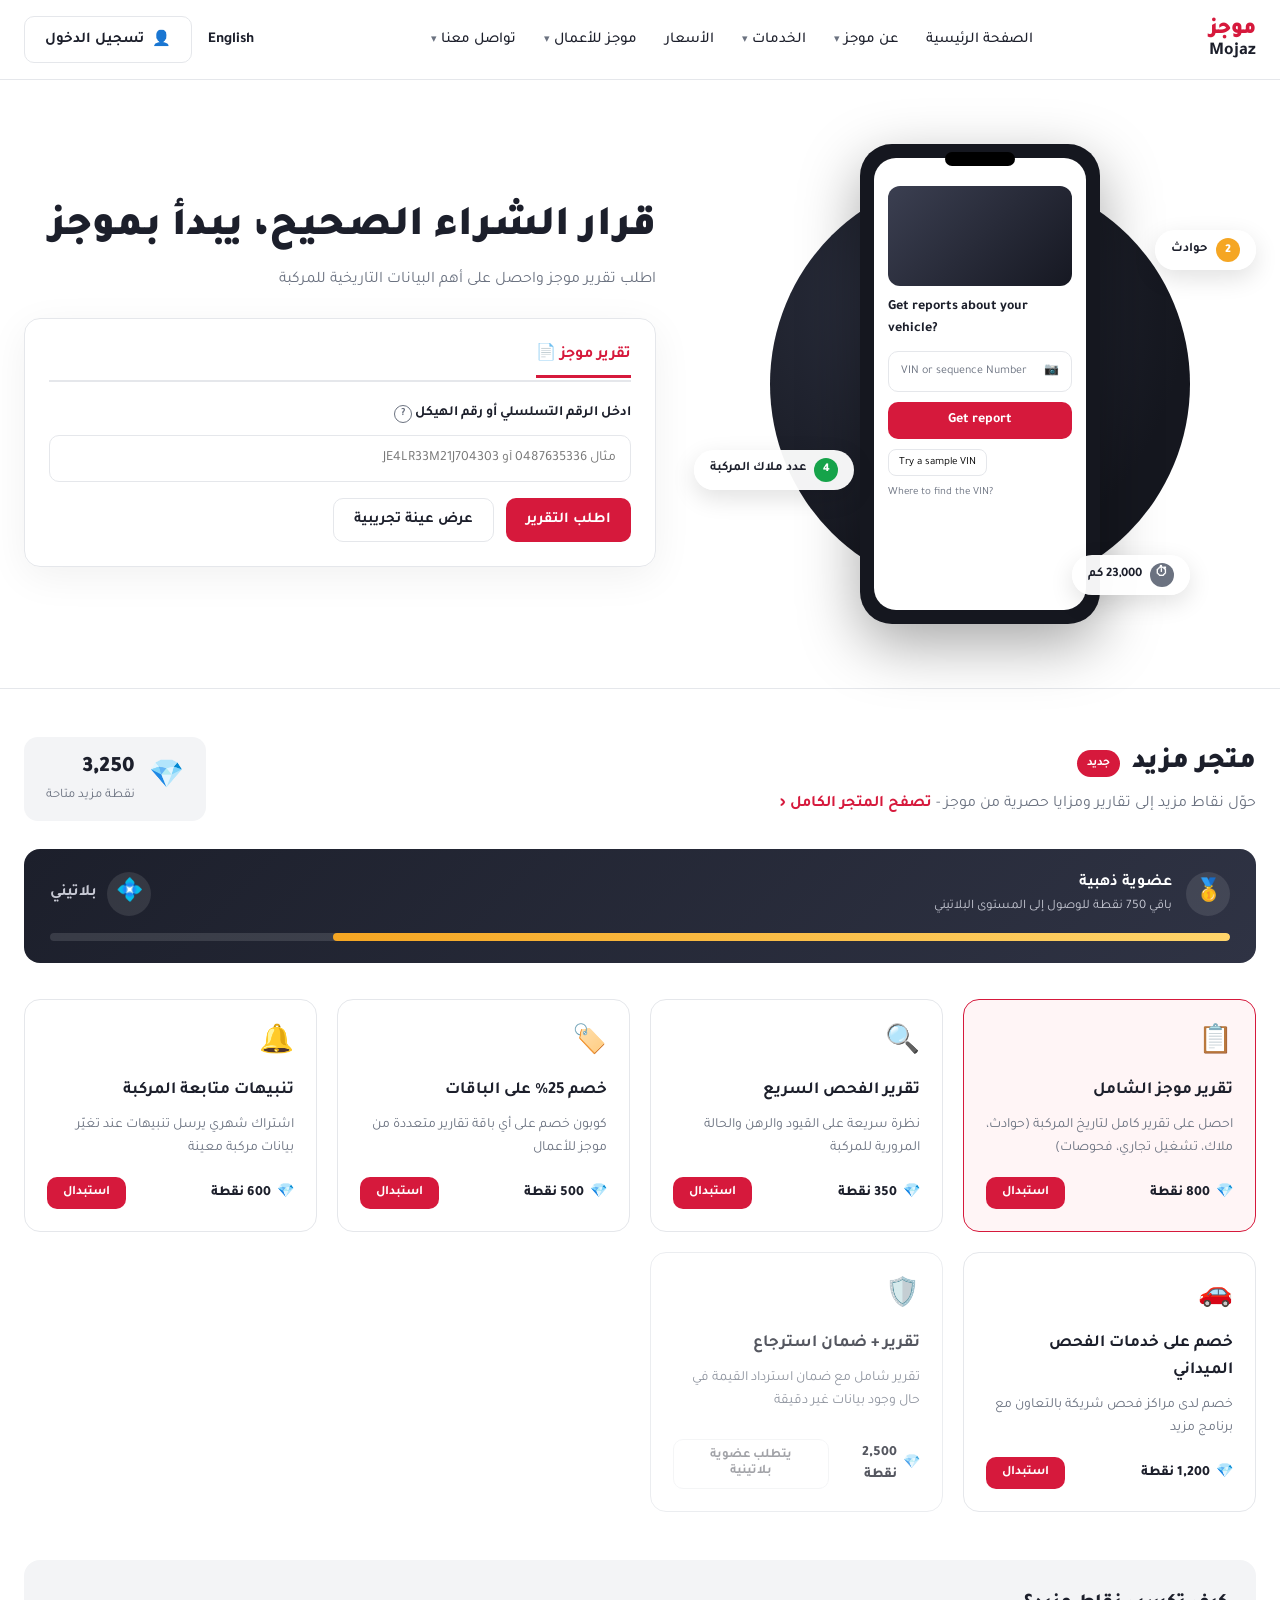
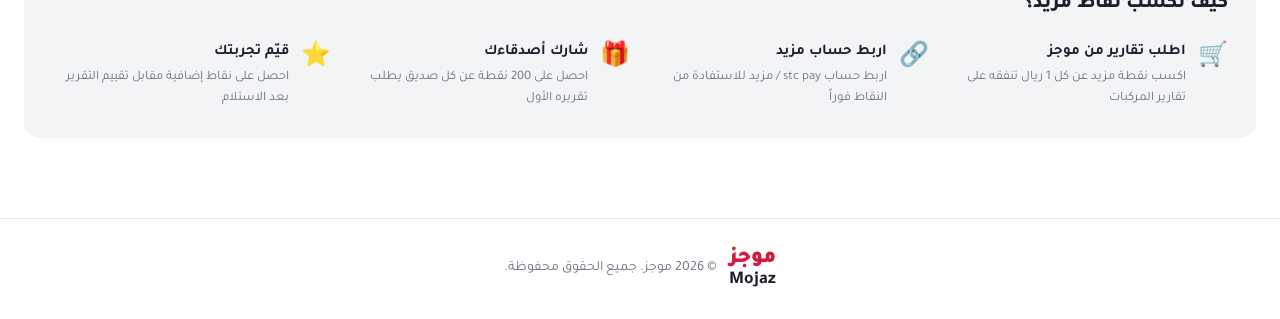
<file: mojaz-landing/index.html>
<!DOCTYPE html>
<html lang="ar" dir="rtl">
<head>
<meta charset="UTF-8">
<meta name="viewport" content="width=device-width, initial-scale=1.0">
<title>موجز | متجر مزيد</title>
<link rel="preconnect" href="https://fonts.googleapis.com">
<link href="https://fonts.googleapis.com/css2?family=Tajawal:wght@400;500;700;900&display=swap" rel="stylesheet">
<link rel="stylesheet" href="style.css">
</head>
<body>

<header class="header">
  <div class="container header__inner">
    <div class="logo">
      <span class="logo__ar">موجز</span>
      <span class="logo__en">Mojaz</span>
    </div>

    <nav class="nav">
      <a href="#home">الصفحة الرئيسية</a>
      <a href="#about">عن موجز <span class="caret">▾</span></a>
      <a href="#services">الخدمات <span class="caret">▾</span></a>
      <a href="#pricing">الأسعار</a>
      <a href="#business">موجز للأعمال <span class="caret">▾</span></a>
      <a href="#contact">تواصل معنا <span class="caret">▾</span></a>
    </nav>

    <div class="header__actions">
      <span class="lang">English</span>
      <button class="btn btn--outline">
        <span class="icon">👤</span> تسجيل الدخول
      </button>
    </div>
  </div>
</header>

<main>

  <!-- Hero -->
  <section class="hero container" id="home">
    <div class="hero__visual">
      <div class="hero__ring"></div>
      <div class="phone">
        <div class="phone__notch"></div>
        <div class="phone__screen">
          <div class="phone__photo"></div>
          <div class="phone__title">Get reports about your vehicle?</div>
          <div class="phone__input">
            <span>VIN or sequence Number</span>
            <span class="cam">📷</span>
          </div>
          <button class="phone__cta">Get report</button>
          <div class="phone__row">
            <button class="phone__chip">Try a sample VIN</button>
            <span class="phone__hint">Where to find the VIN?</span>
          </div>
        </div>
      </div>
      <div class="floating floating--badge1"><span class="dot dot--yellow">2</span> حوادث</div>
      <div class="floating floating--badge2"><span class="dot dot--green">4</span> عدد ملاك المركبة</div>
      <div class="floating floating--badge3"><span class="dot dot--gray">⏱</span> 23,000 كم</div>
    </div>

    <div class="hero__content">
      <h1>قرار الشراء الصحيح، يبدأ بموجز</h1>
      <p class="hero__subtitle">اطلب تقرير موجز واحصل على أهم البيانات التاريخية للمركبة</p>

      <div class="report-card">
        <div class="report-card__tabs">
          <span class="tab tab--active">تقرير موجز <span class="icon">📄</span></span>
        </div>
        <label class="report-card__label">ادخل الرقم التسلسلي أو رقم الهيكل <span class="help">?</span></label>
        <input class="report-card__input" type="text" placeholder="مثال 0487635336 أو JE4LR33M21J704303">
        <div class="report-card__actions">
          <button class="btn btn--primary">اطلب التقرير</button>
          <button class="btn btn--outline">عرض عينة تجريبية</button>
        </div>
      </div>
    </div>
  </section>

  <!-- Mazeed Store -->
  <section class="mazeed container" id="mazeed">
    <div class="mazeed__head">
      <div>
        <h2>متجر مزيد <span class="badge-new">جديد</span></h2>
        <p>حوّل نقاط مزيد إلى تقارير ومزايا حصرية من موجز - <a href="mazeed-store.html" class="mazeed__link">تصفح المتجر الكامل ‹</a></p>
      </div>

      <div class="mazeed__points">
        <div class="mazeed__points-icon">💎</div>
        <div>
          <div class="mazeed__points-num">3,250</div>
          <div class="mazeed__points-label">نقطة مزيد متاحة</div>
        </div>
      </div>
    </div>

    <!-- Tier progress -->
    <div class="tier-card">
      <div class="tier-card__row">
        <div class="tier-card__tier">
          <span class="tier-icon tier-icon--gold">🥇</span>
          <div>
            <div class="tier-name">عضوية ذهبية</div>
            <div class="tier-sub">باقي 750 نقطة للوصول إلى المستوى البلاتيني</div>
          </div>
        </div>
        <div class="tier-card__next">
          <span class="tier-icon tier-icon--platinum">💠</span>
          <span>بلاتيني</span>
        </div>
      </div>
      <div class="progress">
        <div class="progress__bar" style="width:76%"></div>
      </div>
    </div>

    <!-- Redeemable items -->
    <div class="store-grid">

      <article class="store-card store-card--featured">
        <div class="store-card__icon">📋</div>
        <h3>تقرير موجز الشامل</h3>
        <p>احصل على تقرير كامل لتاريخ المركبة (حوادث، ملاك، تشغيل تجاري، فحوصات)</p>
        <div class="store-card__footer">
          <span class="price"><span class="gem">💎</span> 800 نقطة</span>
          <button class="btn btn--primary btn--sm">استبدال</button>
        </div>
      </article>

      <article class="store-card">
        <div class="store-card__icon">🔍</div>
        <h3>تقرير الفحص السريع</h3>
        <p>نظرة سريعة على القيود والرهن والحالة المرورية للمركبة</p>
        <div class="store-card__footer">
          <span class="price"><span class="gem">💎</span> 350 نقطة</span>
          <button class="btn btn--primary btn--sm">استبدال</button>
        </div>
      </article>

      <article class="store-card">
        <div class="store-card__icon">🏷️</div>
        <h3>خصم 25% على الباقات</h3>
        <p>كوبون خصم على أي باقة تقارير متعددة من موجز للأعمال</p>
        <div class="store-card__footer">
          <span class="price"><span class="gem">💎</span> 500 نقطة</span>
          <button class="btn btn--primary btn--sm">استبدال</button>
        </div>
      </article>

      <article class="store-card">
        <div class="store-card__icon">🔔</div>
        <h3>تنبيهات متابعة المركبة</h3>
        <p>اشتراك شهري يرسل تنبيهات عند تغيّر بيانات مركبة معينة</p>
        <div class="store-card__footer">
          <span class="price"><span class="gem">💎</span> 600 نقطة</span>
          <button class="btn btn--primary btn--sm">استبدال</button>
        </div>
      </article>

      <article class="store-card">
        <div class="store-card__icon">🚗</div>
        <h3>خصم على خدمات الفحص الميداني</h3>
        <p>خصم لدى مراكز فحص شريكة بالتعاون مع برنامج مزيد</p>
        <div class="store-card__footer">
          <span class="price"><span class="gem">💎</span> 1,200 نقطة</span>
          <button class="btn btn--primary btn--sm">استبدال</button>
        </div>
      </article>

      <article class="store-card store-card--locked">
        <div class="store-card__icon">🛡️</div>
        <h3>تقرير + ضمان استرجاع</h3>
        <p>تقرير شامل مع ضمان استرداد القيمة في حال وجود بيانات غير دقيقة</p>
        <div class="store-card__footer">
          <span class="price"><span class="gem">💎</span> 2,500 نقطة</span>
          <button class="btn btn--outline btn--sm" disabled>يتطلب عضوية بلاتينية</button>
        </div>
      </article>

    </div>

    <!-- How to earn points -->
    <div class="earn">
      <h3>كيف تكسب نقاط مزيد؟</h3>
      <div class="earn-grid">
        <div class="earn-item">
          <span class="earn-item__icon">🛒</span>
          <div>
            <div class="earn-item__title">اطلب تقارير من موجز</div>
            <div class="earn-item__desc">اكسب نقطة مزيد عن كل 1 ريال تنفقه على تقارير المركبات</div>
          </div>
        </div>
        <div class="earn-item">
          <span class="earn-item__icon">🔗</span>
          <div>
            <div class="earn-item__title">اربط حساب مزيد</div>
            <div class="earn-item__desc">اربط حساب stc pay / مزيد للاستفادة من النقاط فوراً</div>
          </div>
        </div>
        <div class="earn-item">
          <span class="earn-item__icon">🎁</span>
          <div>
            <div class="earn-item__title">شارك أصدقاءك</div>
            <div class="earn-item__desc">احصل على 200 نقطة عن كل صديق يطلب تقريره الأول</div>
          </div>
        </div>
        <div class="earn-item">
          <span class="earn-item__icon">⭐</span>
          <div>
            <div class="earn-item__title">قيّم تجربتك</div>
            <div class="earn-item__desc">احصل على نقاط إضافية مقابل تقييم التقرير بعد الاستلام</div>
          </div>
        </div>
      </div>
    </div>

  </section>

</main>

<footer class="footer">
  <div class="container">
    <div class="logo">
      <span class="logo__ar">موجز</span>
      <span class="logo__en">Mojaz</span>
    </div>
    <p>© 2026 موجز. جميع الحقوق محفوظة.</p>
  </div>
</footer>

<script src="script.js"></script>
</body>
</html>
</file>
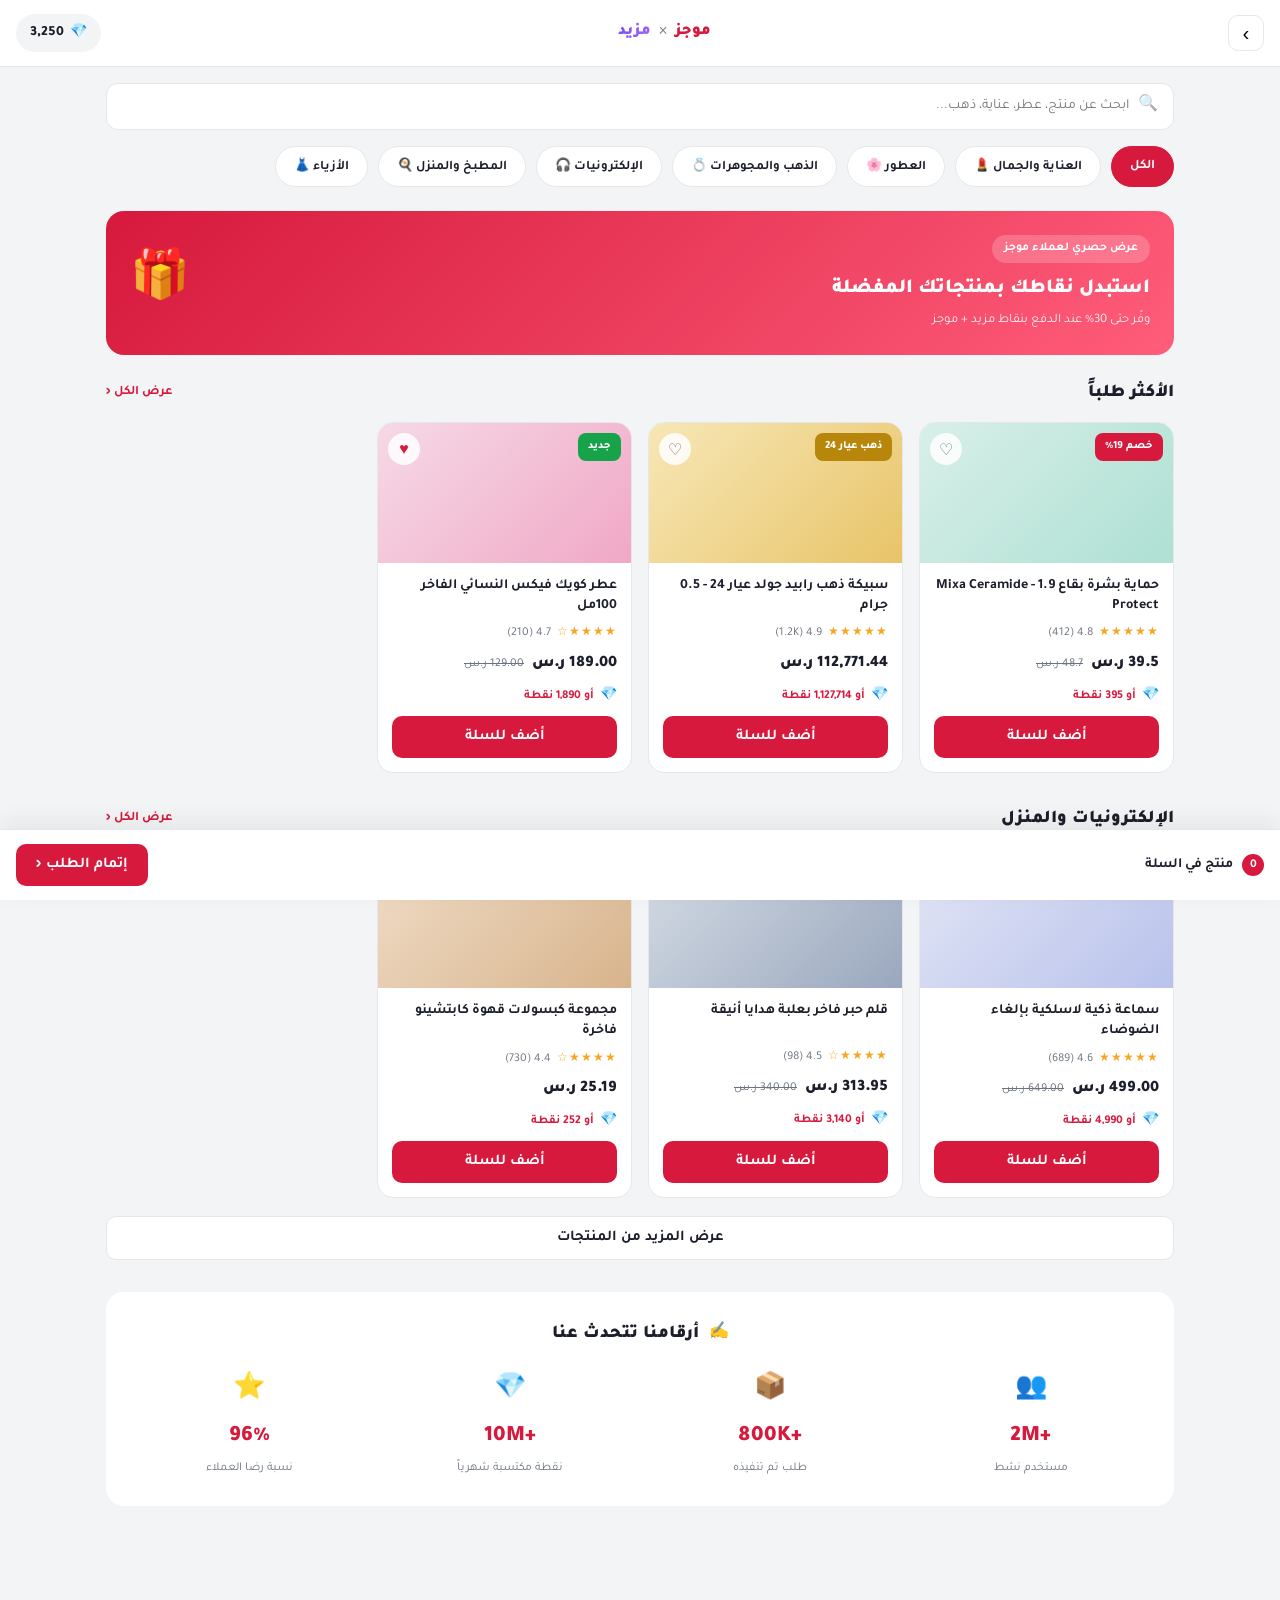
<file: mojaz-landing/mazeed-store.html>
<!DOCTYPE html>
<html lang="ar" dir="rtl">
<head>
<meta charset="UTF-8">
<meta name="viewport" content="width=device-width, initial-scale=1.0">
<title>متجر مزيد | موجز</title>
<link rel="preconnect" href="https://fonts.googleapis.com">
<link href="https://fonts.googleapis.com/css2?family=Tajawal:wght@400;500;700;900&display=swap" rel="stylesheet">
<link rel="stylesheet" href="style.css">
<link rel="stylesheet" href="mazeed-store.css">
</head>
<body class="store-body">

<!-- App-like top bar (for in-app WebView) -->
<header class="store-topbar">
  <button class="icon-btn" aria-label="رجوع">‹</button>
  <div class="store-topbar__title">
    <span class="store-topbar__logo">موجز</span>
    <span class="store-topbar__sep">×</span>
    <span class="store-topbar__mazeed">مزيد</span>
  </div>
  <div class="store-topbar__points">
    <span class="gem">💎</span> 3,250
  </div>
</header>

<main class="store">

  <!-- Search -->
  <div class="store__search">
    <span class="store__search-icon">🔍</span>
    <input type="text" placeholder="ابحث عن منتج، عطر، عناية، ذهب...">
  </div>

  <!-- Categories -->
  <div class="categories">
    <button class="chip chip--active">الكل</button>
    <button class="chip">العناية والجمال 💄</button>
    <button class="chip">العطور 🌸</button>
    <button class="chip">الذهب والمجوهرات 💍</button>
    <button class="chip">الإلكترونيات 🎧</button>
    <button class="chip">المطبخ والمنزل 🍳</button>
    <button class="chip">الأزياء 👗</button>
  </div>

  <!-- Promo banner -->
  <div class="promo">
    <div class="promo__text">
      <span class="promo__tag">عرض حصري لعملاء موجز</span>
      <h2>استبدل نقاطك بمنتجاتك المفضلة</h2>
      <p>وفّر حتى 30% عند الدفع بنقاط مزيد + موجز</p>
    </div>
    <div class="promo__icon">🎁</div>
  </div>

  <!-- Section: Featured -->
  <section class="store-section">
    <div class="store-section__head">
      <h3>الأكثر طلباً</h3>
      <a href="#" class="see-all">عرض الكل ‹</a>
    </div>

    <div class="product-grid">

      <article class="product-card">
        <div class="product-card__media product-card__media--skincare">
          <span class="badge badge--discount">خصم 19%</span>
          <button class="fav-btn">♡</button>
        </div>
        <div class="product-card__body">
          <div class="product-card__title">حماية بشرة بقاع 1.9 - Mixa Ceramide Protect</div>
          <div class="rating">
            <span class="stars">★★★★★</span>
            <span class="rating__count">4.8 (412)</span>
          </div>
          <div class="product-card__price">
            <span class="price-now">39.5 ر.س</span>
            <span class="price-old">48.7 ر.س</span>
          </div>
          <div class="product-card__points"><span class="gem">💎</span> أو 395 نقطة</div>
          <button class="btn btn--primary btn--block">أضف للسلة</button>
        </div>
      </article>

      <article class="product-card">
        <div class="product-card__media product-card__media--gold">
          <span class="badge badge--gold">ذهب عيار 24</span>
          <button class="fav-btn">♡</button>
        </div>
        <div class="product-card__body">
          <div class="product-card__title">سبيكة ذهب رابيد جولد عيار 24 - 0.5 جرام</div>
          <div class="rating">
            <span class="stars">★★★★★</span>
            <span class="rating__count">4.9 (1.2K)</span>
          </div>
          <div class="product-card__price">
            <span class="price-now">112,771.44 ر.س</span>
          </div>
          <div class="product-card__points"><span class="gem">💎</span> أو 1,127,714 نقطة</div>
          <button class="btn btn--primary btn--block">أضف للسلة</button>
        </div>
      </article>

      <article class="product-card">
        <div class="product-card__media product-card__media--perfume">
          <span class="badge badge--new">جديد</span>
          <button class="fav-btn fav-btn--active">♥</button>
        </div>
        <div class="product-card__body">
          <div class="product-card__title">عطر كويك فيكس النسائي الفاخر 100مل</div>
          <div class="rating">
            <span class="stars">★★★★☆</span>
            <span class="rating__count">4.7 (210)</span>
          </div>
          <div class="product-card__price">
            <span class="price-now">189.00 ر.س</span>
            <span class="price-old">129.00 ر.س</span>
          </div>
          <div class="product-card__points"><span class="gem">💎</span> أو 1,890 نقطة</div>
          <button class="btn btn--primary btn--block">أضف للسلة</button>
        </div>
      </article>

    </div>
  </section>

  <!-- Section: Electronics & Home -->
  <section class="store-section">
    <div class="store-section__head">
      <h3>الإلكترونيات والمنزل</h3>
      <a href="#" class="see-all">عرض الكل ‹</a>
    </div>

    <div class="product-grid">

      <article class="product-card">
        <div class="product-card__media product-card__media--electronics">
          <span class="badge badge--discount">خصم 23%</span>
          <button class="fav-btn">♡</button>
        </div>
        <div class="product-card__body">
          <div class="product-card__title">سماعة ذكية لاسلكية بإلغاء الضوضاء</div>
          <div class="rating">
            <span class="stars">★★★★★</span>
            <span class="rating__count">4.6 (689)</span>
          </div>
          <div class="product-card__price">
            <span class="price-now">499.00 ر.س</span>
            <span class="price-old">649.00 ر.س</span>
          </div>
          <div class="product-card__points"><span class="gem">💎</span> أو 4,990 نقطة</div>
          <button class="btn btn--primary btn--block">أضف للسلة</button>
        </div>
      </article>

      <article class="product-card">
        <div class="product-card__media product-card__media--pen">
          <span class="badge badge--discount">خصم 8%</span>
          <button class="fav-btn">♡</button>
        </div>
        <div class="product-card__body">
          <div class="product-card__title">قلم حبر فاخر بعلبة هدايا أنيقة</div>
          <div class="rating">
            <span class="stars">★★★★☆</span>
            <span class="rating__count">4.5 (98)</span>
          </div>
          <div class="product-card__price">
            <span class="price-now">313.95 ر.س</span>
            <span class="price-old">340.00 ر.س</span>
          </div>
          <div class="product-card__points"><span class="gem">💎</span> أو 3,140 نقطة</div>
          <button class="btn btn--primary btn--block">أضف للسلة</button>
        </div>
      </article>

      <article class="product-card">
        <div class="product-card__media product-card__media--coffee">
          <button class="fav-btn">♡</button>
        </div>
        <div class="product-card__body">
          <div class="product-card__title">مجموعة كبسولات قهوة كابتشينو فاخرة</div>
          <div class="rating">
            <span class="stars">★★★★☆</span>
            <span class="rating__count">4.4 (730)</span>
          </div>
          <div class="product-card__price">
            <span class="price-now">25.19 ر.س</span>
          </div>
          <div class="product-card__points"><span class="gem">💎</span> أو 252 نقطة</div>
          <button class="btn btn--primary btn--block">أضف للسلة</button>
        </div>
      </article>

    </div>

    <button class="btn btn--outline btn--block load-more">عرض المزيد من المنتجات</button>
  </section>

  <!-- Stats -->
  <section class="stats">
    <div class="stats__head">
      <span class="stats__icon">✍️</span>
      <h3>أرقامنا تتحدث عنا</h3>
    </div>
    <div class="stats-grid">
      <div class="stat-card">
        <div class="stat-card__icon">👥</div>
        <div class="stat-card__num">+2M</div>
        <div class="stat-card__label">مستخدم نشط</div>
      </div>
      <div class="stat-card">
        <div class="stat-card__icon">📦</div>
        <div class="stat-card__num">+800K</div>
        <div class="stat-card__label">طلب تم تنفيذه</div>
      </div>
      <div class="stat-card">
        <div class="stat-card__icon">💎</div>
        <div class="stat-card__num">+10M</div>
        <div class="stat-card__label">نقطة مكتسبة شهرياً</div>
      </div>
      <div class="stat-card">
        <div class="stat-card__icon">⭐</div>
        <div class="stat-card__num">96%</div>
        <div class="stat-card__label">نسبة رضا العملاء</div>
      </div>
    </div>
  </section>

</main>

<!-- Sticky cart bar -->
<div class="cart-bar">
  <div class="cart-bar__info">
    <span class="cart-bar__count">0</span> منتج في السلة
  </div>
  <button class="btn btn--primary">إتمام الطلب ‹</button>
</div>

<script src="mazeed-store.js"></script>
</body>
</html>
</file>
<file: mojaz-landing/style.css>
:root {
  --red: #d6193c;
  --red-dark: #b3102e;
  --dark: #1c1f2b;
  --gray: #6b7280;
  --gray-light: #f3f4f6;
  --border: #e5e7eb;
  --gold: #f5a623;
  --green: #16a34a;
}

* { box-sizing: border-box; margin: 0; padding: 0; }

body {
  font-family: 'Tajawal', sans-serif;
  color: var(--dark);
  background: #ffffff;
  line-height: 1.6;
}

.container {
  max-width: 1280px;
  margin: 0 auto;
  padding: 0 24px;
}

/* Header */
.header {
  border-bottom: 1px solid var(--border);
  padding: 16px 0;
}

.header__inner {
  display: flex;
  align-items: center;
  justify-content: space-between;
  gap: 24px;
}

.logo {
  display: flex;
  flex-direction: column;
  align-items: flex-end;
  line-height: 1.1;
}
.logo__ar {
  color: var(--red);
  font-weight: 900;
  font-size: 22px;
}
.logo__en {
  color: var(--dark);
  font-weight: 700;
  font-size: 18px;
}

.nav {
  display: flex;
  gap: 28px;
  flex-wrap: wrap;
}
.nav a {
  color: var(--dark);
  text-decoration: none;
  font-weight: 500;
  font-size: 15px;
}
.nav a:hover { color: var(--red); }
.caret { font-size: 11px; color: var(--gray); }

.header__actions {
  display: flex;
  align-items: center;
  gap: 16px;
}
.lang {
  font-weight: 700;
  font-size: 15px;
}

.btn {
  font-family: inherit;
  font-weight: 700;
  font-size: 15px;
  border-radius: 10px;
  padding: 12px 20px;
  border: none;
  cursor: pointer;
  display: inline-flex;
  align-items: center;
  gap: 8px;
  transition: opacity .15s ease, background .15s ease;
}
.btn--primary {
  background: var(--red);
  color: #fff;
}
.btn--primary:hover { background: var(--red-dark); }
.btn--outline {
  background: #fff;
  color: var(--dark);
  border: 1px solid var(--border);
}
.btn--outline:hover { background: var(--gray-light); }
.btn--sm { padding: 8px 16px; font-size: 13px; }
.btn[disabled] { opacity: .55; cursor: not-allowed; }

/* Hero */
.hero {
  display: flex;
  align-items: center;
  gap: 48px;
  padding: 64px 24px;
  flex-wrap: wrap;
}

.hero__visual {
  position: relative;
  flex: 1 1 380px;
  min-height: 480px;
  display: flex;
  align-items: center;
  justify-content: center;
}

.hero__ring {
  position: absolute;
  width: 420px;
  height: 420px;
  border-radius: 50%;
  background: radial-gradient(circle at 30% 30%, #2a2e3d, #15171f 70%);
}

.phone {
  position: relative;
  width: 240px;
  height: 480px;
  background: #15171f;
  border-radius: 32px;
  padding: 14px;
  box-shadow: 0 20px 60px rgba(0,0,0,.35);
}
.phone__notch {
  position: absolute;
  top: 8px; left: 50%; transform: translateX(-50%);
  width: 70px; height: 14px;
  background: #000;
  border-radius: 8px;
}
.phone__screen {
  background: #fff;
  border-radius: 22px;
  height: 100%;
  padding: 28px 14px 14px;
  display: flex;
  flex-direction: column;
  gap: 10px;
}
.phone__photo {
  height: 100px;
  border-radius: 12px;
  background: linear-gradient(135deg, #3b3f51, #161822);
}
.phone__title {
  font-weight: 700;
  font-size: 14px;
  text-align: left;
  direction: ltr;
}
.phone__input {
  border: 1px solid var(--border);
  border-radius: 10px;
  padding: 10px 12px;
  display: flex;
  justify-content: space-between;
  align-items: center;
  font-size: 12px;
  color: var(--gray);
  direction: ltr;
}
.phone__cta {
  background: var(--red);
  color: #fff;
  border: none;
  border-radius: 10px;
  padding: 10px;
  font-weight: 700;
  font-size: 14px;
  font-family: inherit;
}
.phone__row {
  display: flex;
  align-items: center;
  justify-content: space-between;
  gap: 8px;
  flex-wrap: wrap;
  direction: ltr;
}
.phone__chip {
  border: 1px solid var(--border);
  border-radius: 8px;
  background: #fff;
  font-size: 11px;
  padding: 6px 10px;
  font-family: inherit;
}
.phone__hint {
  font-size: 11px;
  color: var(--gray);
}

.floating {
  position: absolute;
  background: rgba(255,255,255,.95);
  border-radius: 999px;
  padding: 8px 16px;
  font-size: 13px;
  font-weight: 700;
  display: flex;
  align-items: center;
  gap: 8px;
  box-shadow: 0 8px 24px rgba(0,0,0,.12);
}
.floating--badge1 { top: 18%; right: 0; }
.floating--badge2 { bottom: 28%; left: -10px; }
.floating--badge3 { bottom: 6%; right: 12%; }

.dot {
  width: 24px; height: 24px;
  border-radius: 50%;
  display: inline-flex;
  align-items: center;
  justify-content: center;
  font-size: 12px;
  color: #fff;
  font-weight: 900;
}
.dot--yellow { background: var(--gold); }
.dot--green { background: var(--green); }
.dot--gray { background: var(--gray); font-size: 13px; }

.hero__content {
  flex: 1 1 460px;
}
.hero__content h1 {
  font-size: 42px;
  font-weight: 900;
  line-height: 1.3;
  margin-bottom: 12px;
}
.hero__subtitle {
  color: var(--gray);
  font-size: 16px;
  margin-bottom: 24px;
}

.report-card {
  border: 1px solid var(--border);
  border-radius: 16px;
  padding: 24px;
  box-shadow: 0 10px 40px rgba(0,0,0,.06);
}
.report-card__tabs {
  border-bottom: 2px solid var(--border);
  margin-bottom: 20px;
  padding-bottom: 12px;
}
.tab--active {
  color: var(--red);
  font-weight: 700;
  border-bottom: 3px solid var(--red);
  padding-bottom: 12px;
}
.report-card__label {
  display: block;
  font-weight: 700;
  margin-bottom: 10px;
  font-size: 14px;
}
.help {
  display: inline-flex;
  width: 18px; height: 18px;
  border-radius: 50%;
  border: 1px solid var(--gray);
  align-items: center;
  justify-content: center;
  font-size: 11px;
  color: var(--gray);
}
.report-card__input {
  width: 100%;
  border: 1px solid var(--border);
  border-radius: 10px;
  padding: 14px;
  font-size: 14px;
  font-family: inherit;
  margin-bottom: 16px;
  color: var(--gray);
}
.report-card__actions {
  display: flex;
  gap: 12px;
  flex-wrap: wrap;
}

/* Mazeed Store */
.mazeed {
  padding: 48px 24px 80px;
  border-top: 1px solid var(--border);
}
.mazeed__head {
  display: flex;
  justify-content: space-between;
  align-items: center;
  flex-wrap: wrap;
  gap: 24px;
  margin-bottom: 28px;
}
.mazeed__head h2 {
  font-size: 28px;
  font-weight: 900;
  display: flex;
  align-items: center;
  gap: 12px;
}
.badge-new {
  background: var(--red);
  color: #fff;
  font-size: 12px;
  font-weight: 700;
  padding: 4px 10px;
  border-radius: 999px;
}
.mazeed__head p {
  color: var(--gray);
  margin-top: 6px;
}
.mazeed__link {
  color: var(--red);
  font-weight: 700;
  text-decoration: none;
}
.mazeed__link:hover { text-decoration: underline; }
.mazeed__points {
  display: flex;
  align-items: center;
  gap: 14px;
  background: var(--gray-light);
  border-radius: 14px;
  padding: 14px 22px;
}
.mazeed__points-icon { font-size: 28px; }
.mazeed__points-num {
  font-size: 22px;
  font-weight: 900;
}
.mazeed__points-label {
  font-size: 13px;
  color: var(--gray);
}

.tier-card {
  background: linear-gradient(135deg, #1c1f2b, #2f3344);
  color: #fff;
  border-radius: 16px;
  padding: 22px 26px;
  margin-bottom: 36px;
}
.tier-card__row {
  display: flex;
  align-items: center;
  justify-content: space-between;
  flex-wrap: wrap;
  gap: 16px;
  margin-bottom: 16px;
}
.tier-card__tier {
  display: flex;
  align-items: center;
  gap: 14px;
}
.tier-icon {
  width: 44px; height: 44px;
  border-radius: 50%;
  background: rgba(255,255,255,.1);
  display: flex;
  align-items: center;
  justify-content: center;
  font-size: 22px;
}
.tier-name { font-weight: 700; font-size: 16px; }
.tier-sub { font-size: 13px; color: #c7c9d4; }
.tier-card__next {
  display: flex;
  align-items: center;
  gap: 10px;
  font-weight: 700;
  color: #c7c9d4;
}
.progress {
  height: 8px;
  background: rgba(255,255,255,.12);
  border-radius: 999px;
  overflow: hidden;
}
.progress__bar {
  height: 100%;
  background: linear-gradient(90deg, var(--gold), #ffd56b);
  border-radius: 999px;
}

.store-grid {
  display: grid;
  grid-template-columns: repeat(auto-fill, minmax(280px, 1fr));
  gap: 20px;
  margin-bottom: 48px;
}
.store-card {
  border: 1px solid var(--border);
  border-radius: 16px;
  padding: 22px;
  display: flex;
  flex-direction: column;
  gap: 10px;
  transition: box-shadow .15s ease, transform .15s ease;
}
.store-card:hover {
  box-shadow: 0 12px 30px rgba(0,0,0,.08);
  transform: translateY(-2px);
}
.store-card--featured {
  border-color: var(--red);
  background: #fff5f6;
}
.store-card--locked {
  opacity: .75;
}
.store-card__icon { font-size: 28px; }
.store-card h3 { font-size: 17px; font-weight: 700; }
.store-card p { color: var(--gray); font-size: 14px; flex: 1; }
.store-card__footer {
  display: flex;
  align-items: center;
  justify-content: space-between;
  margin-top: 8px;
}
.price {
  display: flex;
  align-items: center;
  gap: 6px;
  font-weight: 800;
  font-size: 14px;
}
.gem { font-size: 14px; }

.earn {
  background: var(--gray-light);
  border-radius: 16px;
  padding: 28px;
}
.earn h3 {
  font-size: 20px;
  font-weight: 800;
  margin-bottom: 20px;
}
.earn-grid {
  display: grid;
  grid-template-columns: repeat(auto-fill, minmax(240px, 1fr));
  gap: 20px;
}
.earn-item {
  display: flex;
  gap: 12px;
  align-items: flex-start;
}
.earn-item__icon { font-size: 24px; }
.earn-item__title { font-weight: 700; font-size: 15px; margin-bottom: 4px; }
.earn-item__desc { font-size: 13px; color: var(--gray); }

/* Footer */
.footer {
  border-top: 1px solid var(--border);
  padding: 28px 0;
  display: flex;
}
.footer .container {
  display: flex;
  justify-content: space-between;
  align-items: center;
  flex-wrap: wrap;
  gap: 12px;
}
.footer p {
  color: var(--gray);
  font-size: 14px;
}

@media (max-width: 768px) {
  .nav { display: none; }
  .hero__content h1 { font-size: 30px; }
}
</file>
<file: mojaz-landing/mazeed-store.css>
.store-body {
  background: var(--gray-light);
}

/* Top bar */
.store-topbar {
  position: sticky;
  top: 0;
  z-index: 20;
  background: #fff;
  border-bottom: 1px solid var(--border);
  padding: 14px 16px;
  display: flex;
  align-items: center;
  justify-content: space-between;
  gap: 12px;
}
.icon-btn {
  width: 36px; height: 36px;
  border-radius: 10px;
  border: 1px solid var(--border);
  background: #fff;
  font-size: 20px;
  display: flex;
  align-items: center;
  justify-content: center;
  cursor: pointer;
  transform: scaleX(-1); /* arrow points right in RTL */
}
.store-topbar__title {
  display: flex;
  align-items: center;
  gap: 8px;
  font-weight: 900;
  font-size: 16px;
}
.store-topbar__logo { color: var(--red); }
.store-topbar__sep { color: var(--gray); font-weight: 400; }
.store-topbar__mazeed {
  background: linear-gradient(135deg, #6d4cf2, #b06cf7);
  -webkit-background-clip: text;
  background-clip: text;
  color: transparent;
}
.store-topbar__points {
  background: var(--gray-light);
  border-radius: 999px;
  padding: 8px 14px;
  font-weight: 800;
  font-size: 14px;
  display: flex;
  align-items: center;
  gap: 6px;
}

/* Layout */
.store {
  max-width: 1100px;
  margin: 0 auto;
  padding: 16px 16px 100px;
}

/* Search */
.store__search {
  position: relative;
  margin-bottom: 16px;
}
.store__search-icon {
  position: absolute;
  top: 50%; right: 16px;
  transform: translateY(-50%);
  font-size: 16px;
  opacity: .5;
}
.store__search input {
  width: 100%;
  padding: 14px 44px 14px 16px;
  border-radius: 12px;
  border: 1px solid var(--border);
  font-family: inherit;
  font-size: 14px;
  background: #fff;
}

/* Categories */
.categories {
  display: flex;
  gap: 10px;
  overflow-x: auto;
  padding-bottom: 6px;
  margin-bottom: 18px;
  scrollbar-width: none;
}
.categories::-webkit-scrollbar { display: none; }
.chip {
  flex: none;
  font-family: inherit;
  font-size: 13px;
  font-weight: 700;
  padding: 10px 18px;
  border-radius: 999px;
  border: 1px solid var(--border);
  background: #fff;
  color: var(--dark);
  cursor: pointer;
  white-space: nowrap;
  transition: all .15s ease;
}
.chip--active, .chip:hover {
  background: var(--red);
  border-color: var(--red);
  color: #fff;
}

/* Promo banner */
.promo {
  background: linear-gradient(135deg, var(--red), #ff5d7a);
  border-radius: 18px;
  padding: 24px;
  display: flex;
  align-items: center;
  justify-content: space-between;
  color: #fff;
  margin-bottom: 24px;
  gap: 16px;
}
.promo__tag {
  display: inline-block;
  background: rgba(255,255,255,.2);
  border-radius: 999px;
  padding: 4px 12px;
  font-size: 12px;
  font-weight: 700;
  margin-bottom: 10px;
}
.promo__text h2 {
  font-size: 20px;
  font-weight: 900;
  margin-bottom: 6px;
}
.promo__text p {
  font-size: 13px;
  opacity: .9;
}
.promo__icon {
  font-size: 48px;
  flex: none;
}

/* Section */
.store-section {
  margin-bottom: 32px;
}
.store-section__head {
  display: flex;
  align-items: center;
  justify-content: space-between;
  margin-bottom: 14px;
}
.store-section__head h3 {
  font-size: 18px;
  font-weight: 900;
}
.see-all {
  font-size: 13px;
  font-weight: 700;
  color: var(--red);
  text-decoration: none;
}

/* Product grid */
.product-grid {
  display: grid;
  grid-template-columns: repeat(auto-fill, minmax(220px, 1fr));
  gap: 16px;
}
.product-card {
  background: #fff;
  border: 1px solid var(--border);
  border-radius: 16px;
  overflow: hidden;
  display: flex;
  flex-direction: column;
  transition: box-shadow .15s ease, transform .15s ease;
}
.product-card:hover {
  box-shadow: 0 12px 28px rgba(0,0,0,.08);
  transform: translateY(-3px);
}
.product-card__media {
  height: 140px;
  position: relative;
  background: linear-gradient(135deg, #eef0f4, #dfe2e8);
}
.product-card__media--skincare { background: linear-gradient(135deg, #d8efe9, #aee0d3); }
.product-card__media--gold { background: linear-gradient(135deg, #f7e7b7, #e8c468); }
.product-card__media--perfume { background: linear-gradient(135deg, #f6d9e6, #f0a8c6); }
.product-card__media--electronics { background: linear-gradient(135deg, #e2e6f5, #b9c2ec); }
.product-card__media--pen { background: linear-gradient(135deg, #d6dde6, #9aa7bd); }
.product-card__media--coffee { background: linear-gradient(135deg, #f0ddc8, #d8b48c); }

.badge {
  position: absolute;
  top: 10px; right: 10px;
  font-size: 11px;
  font-weight: 800;
  padding: 5px 10px;
  border-radius: 8px;
  color: #fff;
}
.badge--discount { background: var(--red); }
.badge--gold { background: #b8860b; }
.badge--new { background: var(--green); }

.fav-btn {
  position: absolute;
  top: 10px; left: 10px;
  width: 32px; height: 32px;
  border-radius: 50%;
  border: none;
  background: rgba(255,255,255,.85);
  font-size: 16px;
  cursor: pointer;
  display: flex;
  align-items: center;
  justify-content: center;
  color: var(--gray);
}
.fav-btn--active { color: var(--red); }

.product-card__body {
  padding: 14px;
  display: flex;
  flex-direction: column;
  gap: 8px;
  flex: 1;
}
.product-card__title {
  font-size: 14px;
  font-weight: 700;
  line-height: 1.4;
  min-height: 38px;
}
.rating {
  display: flex;
  align-items: center;
  gap: 6px;
  font-size: 12px;
}
.stars {
  color: var(--gold);
  letter-spacing: 1px;
  font-size: 12px;
}
.rating__count { color: var(--gray); }

.product-card__price {
  display: flex;
  align-items: baseline;
  gap: 8px;
}
.price-now {
  font-weight: 900;
  font-size: 16px;
  color: var(--dark);
}
.price-old {
  font-size: 12px;
  color: var(--gray);
  text-decoration: line-through;
}
.product-card__points {
  font-size: 12px;
  font-weight: 700;
  color: var(--red);
  display: flex;
  align-items: center;
  gap: 6px;
}

.btn--block { width: 100%; justify-content: center; margin-top: auto; }
.load-more { margin-top: 18px; }

/* Stats */
.stats {
  background: #fff;
  border-radius: 18px;
  padding: 28px 22px;
  text-align: center;
}
.stats__head {
  display: flex;
  align-items: center;
  justify-content: center;
  gap: 10px;
  margin-bottom: 22px;
}
.stats__head h3 { font-size: 18px; font-weight: 900; }
.stats-grid {
  display: grid;
  grid-template-columns: repeat(auto-fit, minmax(120px, 1fr));
  gap: 18px;
}
.stat-card__icon { font-size: 26px; margin-bottom: 8px; }
.stat-card__num {
  font-size: 22px;
  font-weight: 900;
  color: var(--red);
}
.stat-card__label {
  font-size: 12px;
  color: var(--gray);
  margin-top: 4px;
}

/* Sticky cart bar */
.cart-bar {
  position: fixed;
  bottom: 0; left: 0; right: 0;
  background: #fff;
  border-top: 1px solid var(--border);
  padding: 14px 16px;
  display: flex;
  align-items: center;
  justify-content: space-between;
  box-shadow: 0 -8px 24px rgba(0,0,0,.06);
  z-index: 20;
}
.cart-bar__info {
  font-size: 14px;
  font-weight: 700;
}
.cart-bar__count {
  display: inline-flex;
  align-items: center;
  justify-content: center;
  width: 22px; height: 22px;
  border-radius: 50%;
  background: var(--red);
  color: #fff;
  font-size: 12px;
  margin-left: 6px;
}

@media (max-width: 600px) {
  .promo { flex-direction: column; align-items: flex-start; text-align: right; }
  .promo__icon { font-size: 36px; align-self: flex-end; }
}
</file>
